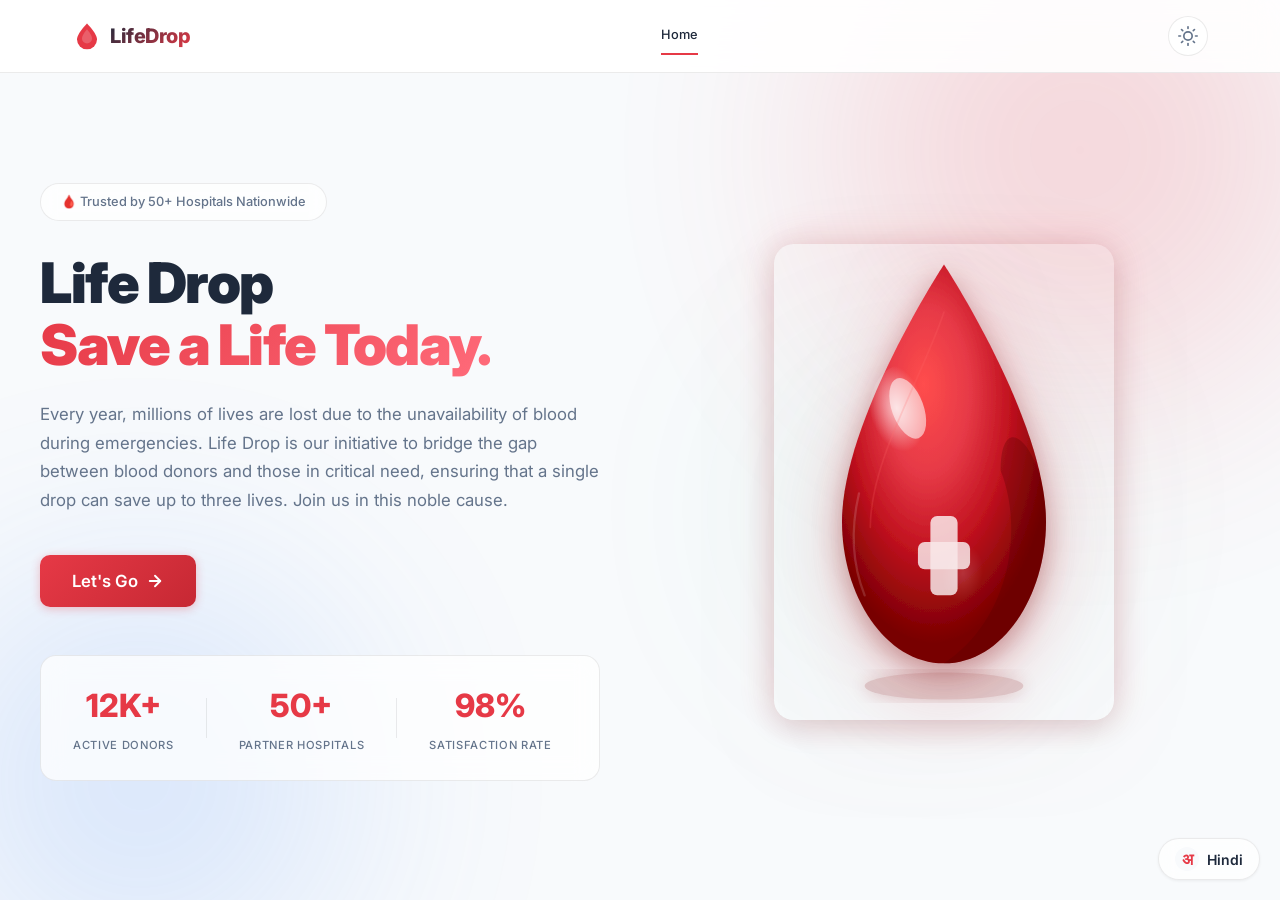
<file: frontend/index.html>
<!DOCTYPE html>
<html lang="en" data-theme="light">
<head>
  <meta charset="UTF-8" />
  <meta name="viewport" content="width=device-width, initial-scale=1.0" />
  <title>LifeDrop — Blood Donation System</title>
  <meta name="description" content="LifeDrop is a modern blood donation management system connecting donors, hospitals, and blood banks." />
  <link rel="preconnect" href="https://fonts.googleapis.com" />
  <link rel="preconnect" href="https://fonts.gstatic.com" crossorigin />
  <link href="https://fonts.googleapis.com/css2?family=Inter:wght@300;400;500;600;700;800;900&display=swap" rel="stylesheet" />
  <link rel="stylesheet" href="style.css?v=2" />
</head>
<body>

  <!-- ===================== VIEW 0: LANDING PAGE ===================== -->
  <section id="view-landing" class="view active">
    <header class="landing-header">
      <div class="landing-header__inner">
        <a href="#" class="logo" aria-label="LifeDrop Home">
          <svg class="logo__icon" width="30" height="30" viewBox="0 0 36 36" fill="none">
            <path d="M18 3C18 3 6 15 6 22a12 12 0 0 0 24 0C30 15 18 3 18 3Z" fill="var(--color-primary)"/>
            <path d="M18 10C18 10 12 17 12 21a6 6 0 0 0 12 0c0-4-6-11-6-11Z" fill="var(--color-bg)" opacity="0.2"/>
          </svg>
          <span class="logo__text">LifeDrop</span>
        </a>
        <nav class="landing-nav" aria-label="Main navigation">
          <a href="#" class="landing-nav__link active">Home</a>
        </nav>
        <button class="theme-toggle" id="theme-toggle-landing" aria-label="Toggle theme" title="Toggle light/dark theme">
          <svg class="theme-icon theme-icon--sun" width="20" height="20" viewBox="0 0 24 24" fill="none" stroke="currentColor" stroke-width="2" stroke-linecap="round" stroke-linejoin="round"><circle cx="12" cy="12" r="5"/><line x1="12" y1="1" x2="12" y2="3"/><line x1="12" y1="21" x2="12" y2="23"/><line x1="4.22" y1="4.22" x2="5.64" y2="5.64"/><line x1="18.36" y1="18.36" x2="19.78" y2="19.78"/><line x1="1" y1="12" x2="3" y2="12"/><line x1="21" y1="12" x2="23" y2="12"/><line x1="4.22" y1="19.78" x2="5.64" y2="18.36"/><line x1="18.36" y1="5.64" x2="19.78" y2="4.22"/></svg>
          <svg class="theme-icon theme-icon--moon" width="20" height="20" viewBox="0 0 24 24" fill="none" stroke="currentColor" stroke-width="2" stroke-linecap="round" stroke-linejoin="round"><path d="M21 12.79A9 9 0 1 1 11.21 3 7 7 0 0 0 21 12.79z"/></svg>
        </button>
      </div>
    </header>

    <main class="hero">
      <div class="hero__bg-orb hero__bg-orb--1"></div>
      <div class="hero__bg-orb hero__bg-orb--2"></div>
      <div class="hero__bg-orb hero__bg-orb--3"></div>
      
      <div class="hero__container">
        <div class="hero__content">
          <span class="hero__badge">🩸 Trusted by 50+ Hospitals Nationwide</span>
          <h1 class="hero__title">Life Drop<br/><span class="hero__title--accent">Save a Life Today.</span></h1>
          <p class="hero__subtitle">Every year, millions of lives are lost due to the unavailability of blood during emergencies. Life Drop is our initiative to bridge the gap between blood donors and those in critical need, ensuring that a single drop can save up to three lives. Join us in this noble cause.</p>
          <div class="hero__actions" style="justify-content: flex-start;">
            <button class="btn btn--primary btn--lg" id="hero-lets-go">
              Let's Go
              <svg width="18" height="18" viewBox="0 0 24 24" fill="none" stroke="currentColor" stroke-width="2.5" stroke-linecap="round" stroke-linejoin="round"><path d="M5 12h14"/><path d="m12 5 7 7-7 7"/></svg>
            </button>
          </div>
          <div class="hero__stats" style="justify-content: flex-start;">
            <div class="hero__stat"><span class="hero__stat-number">12K+</span><span class="hero__stat-label">Active Donors</span></div>
            <div class="hero__stat-divider"></div>
            <div class="hero__stat"><span class="hero__stat-number">50+</span><span class="hero__stat-label">Partner Hospitals</span></div>
            <div class="hero__stat-divider"></div>
            <div class="hero__stat"><span class="hero__stat-number">98%</span><span class="hero__stat-label">Satisfaction Rate</span></div>
          </div>
        </div>
        <div class="hero__image-wrapper">
          <svg class="hero__image hero__blood-drop-svg" viewBox="0 0 300 420" fill="none" xmlns="http://www.w3.org/2000/svg" aria-label="Realistic blood drop illustration">
            <defs>
              <!-- Main blood gradient -->
              <radialGradient id="bloodGrad" cx="45%" cy="35%" r="60%" fx="40%" fy="30%">
                <stop offset="0%" stop-color="#ff4d4d"/>
                <stop offset="35%" stop-color="#e63946"/>
                <stop offset="65%" stop-color="#c1121f"/>
                <stop offset="100%" stop-color="#780000"/>
              </radialGradient>
              <!-- Specular highlight -->
              <radialGradient id="specular" cx="38%" cy="28%" r="30%">
                <stop offset="0%" stop-color="white" stop-opacity="0.7"/>
                <stop offset="100%" stop-color="white" stop-opacity="0"/>
              </radialGradient>
              <!-- Secondary highlight -->
              <radialGradient id="specular2" cx="55%" cy="60%" r="25%">
                <stop offset="0%" stop-color="white" stop-opacity="0.15"/>
                <stop offset="100%" stop-color="white" stop-opacity="0"/>
              </radialGradient>
              <!-- Shadow gradient -->
              <radialGradient id="shadowGrad" cx="50%" cy="50%" r="50%">
                <stop offset="0%" stop-color="#780000" stop-opacity="0.5"/>
                <stop offset="100%" stop-color="#780000" stop-opacity="0"/>
              </radialGradient>
              <!-- Drop shadow filter -->
              <filter id="dropShadow" x="-20%" y="-10%" width="140%" height="130%">
                <feGaussianBlur in="SourceAlpha" stdDeviation="12" result="blur"/>
                <feOffset dx="0" dy="8" result="offsetBlur"/>
                <feFlood flood-color="#780000" flood-opacity="0.35" result="color"/>
                <feComposite in="color" in2="offsetBlur" operator="in" result="shadow"/>
                <feMerge>
                  <feMergeNode in="shadow"/>
                  <feMergeNode in="SourceGraphic"/>
                </feMerge>
              </filter>
              <!-- Glow filter -->
              <filter id="glow">
                <feGaussianBlur stdDeviation="8" result="glow"/>
                <feMerge>
                  <feMergeNode in="glow"/>
                  <feMergeNode in="SourceGraphic"/>
                </feMerge>
              </filter>
            </defs>
            <!-- Outer glow -->
            <ellipse cx="150" cy="390" rx="70" ry="12" fill="#780000" opacity="0.18" filter="url(#glow)"/>
            <!-- Main drop body -->
            <path d="M150 18 C150 18, 60 155, 60 245 C60 310, 98 370, 150 370 C202 370, 240 310, 240 245 C240 155, 150 18, 150 18Z" fill="url(#bloodGrad)" filter="url(#dropShadow)"/>
            <!-- Dark crescent (depth on right side) -->
            <path d="M200 200 C220 250, 210 330, 150 370 C202 370, 240 310, 240 245 C240 180, 200 140, 200 200Z" fill="#580000" opacity="0.3"/>
            <!-- Primary specular highlight (top-left) -->
            <ellipse cx="125" cy="170" rx="40" ry="65" fill="url(#specular)" transform="rotate(-15, 125, 170)"/>
            <!-- Small sharp highlight -->
            <ellipse cx="118" cy="145" rx="14" ry="28" fill="white" opacity="0.55" transform="rotate(-20, 118, 145)"/>
            <!-- Secondary body highlight -->
            <ellipse cx="165" cy="280" rx="35" ry="50" fill="url(#specular2)" transform="rotate(10, 165, 280)"/>
            <!-- Rim light (left edge) -->
            <path d="M75 220 C68 250, 68 280, 80 310" stroke="white" stroke-width="2" opacity="0.15" fill="none" stroke-linecap="round"/>
            <!-- Inner depth line -->
            <path d="M150 60 C130 120, 85 190, 85 250" stroke="#ff6b6b" stroke-width="1.5" opacity="0.2" fill="none" stroke-linecap="round"/>
            <!-- Plus sign (medical cross) -->
            <g opacity="0.9">
              <rect x="138" y="240" width="24" height="70" rx="6" fill="white" opacity="0.85"/>
              <rect x="127" y="263" width="46" height="24" rx="6" fill="white" opacity="0.85"/>
            </g>
          </svg>
        </div>
      </div>
    </main>
  </section>


  <!-- ===================== VIEW 1: AUTHENTICATION PORTAL ===================== -->
  <section id="view-auth" class="view">
    <div class="auth-wrapper">
      <div class="auth-bg-orb auth-bg-orb--1"></div>
      <div class="auth-bg-orb auth-bg-orb--2"></div>

      <div class="auth-card glass-card">
        <!-- Logo -->
        <div class="auth-logo">
          <div class="auth-logo__icon">
            <svg width="32" height="32" viewBox="0 0 36 36" fill="none">
              <path d="M18 3C18 3 6 15 6 22a12 12 0 0 0 24 0C30 15 18 3 18 3Z" fill="var(--color-primary)" opacity="0.9"/>
            </svg>
          </div>
          <span class="auth-logo__text">LifeDrop</span>
        </div>

        <!-- Action Tabs: Sign In / Sign Up -->
        <div class="action-tabs" role="tablist" aria-label="Sign in or Sign up">
          <button class="action-tabs__btn active" role="tab" aria-selected="true" data-action="signin" id="action-tab-signin">Sign In</button>
          <button class="action-tabs__btn" role="tab" aria-selected="false" data-action="signup" id="action-tab-signup">Sign Up</button>
          <div class="action-tabs__indicator"></div>
        </div>

        <!-- Role Tabs -->
        <div class="segment-control" role="tablist" aria-label="User type selection">
          <button class="segment-control__btn active" role="tab" aria-selected="true" data-tab="donor" id="tab-donor">
            <svg width="15" height="15" viewBox="0 0 24 24" fill="none" stroke="currentColor" stroke-width="2" stroke-linecap="round" stroke-linejoin="round"><path d="M20 21v-2a4 4 0 0 0-4-4H8a4 4 0 0 0-4 4v2"/><circle cx="12" cy="7" r="4"/></svg>
            Donor
          </button>
          <button class="segment-control__btn" role="tab" aria-selected="false" data-tab="hospital" id="tab-hospital">
            <svg width="15" height="15" viewBox="0 0 24 24" fill="none" stroke="currentColor" stroke-width="2" stroke-linecap="round" stroke-linejoin="round"><path d="M3 21h18"/><path d="M5 21V7l8-4v18"/><path d="M19 21V11l-6-4"/></svg>
            Hospital
          </button>
          <button class="segment-control__btn" role="tab" aria-selected="false" data-tab="bloodbank" id="tab-bloodbank">
            <svg width="15" height="15" viewBox="0 0 24 24" fill="none" stroke="currentColor" stroke-width="2" stroke-linecap="round" stroke-linejoin="round"><path d="M12 2C12 2 5 9.5 5 14a7 7 0 0 0 14 0c0-4.5-7-12-7-12Z"/></svg>
            Blood Bank
          </button>
        </div>

        <!-- Auth Form -->
        <form id="auth-form" class="auth-form" novalidate>
          <!-- Sign Up only: Name field -->
          <div class="form-group signup-field" id="field-name" style="display:none;">
            <label for="auth-name" class="form-label" id="label-name">Full Name</label>
            <div class="input-wrapper">
              <svg class="input-icon" width="18" height="18" viewBox="0 0 24 24" fill="none" stroke="currentColor" stroke-width="2"><path d="M20 21v-2a4 4 0 0 0-4-4H8a4 4 0 0 0-4 4v2"/><circle cx="12" cy="7" r="4"/></svg>
              <input type="text" id="auth-name" class="form-input" placeholder="John Doe" autocomplete="name" />
            </div>
          </div>

          <!-- Email -->
          <div class="form-group">
            <label for="auth-email" class="form-label">Email Address</label>
            <div class="input-wrapper">
              <svg class="input-icon" width="18" height="18" viewBox="0 0 24 24" fill="none" stroke="currentColor" stroke-width="2"><rect x="2" y="4" width="20" height="16" rx="2"/><path d="m22 4-10 8L2 4"/></svg>
              <input type="email" id="auth-email" class="form-input" placeholder="you@example.com" autocomplete="email" required />
            </div>
          </div>

          <!-- Password -->
          <div class="form-group">
            <label for="auth-password" class="form-label">Password</label>
            <div class="input-wrapper">
              <svg class="input-icon" width="18" height="18" viewBox="0 0 24 24" fill="none" stroke="currentColor" stroke-width="2"><rect x="3" y="11" width="18" height="11" rx="2" ry="2"/><path d="M7 11V7a5 5 0 0 1 10 0v4"/></svg>
              <input type="password" id="auth-password" class="form-input" placeholder="••••••••" autocomplete="current-password" required />
              <button type="button" class="password-toggle" id="password-toggle" aria-label="Toggle password visibility">
                <svg class="eye-open" width="18" height="18" viewBox="0 0 24 24" fill="none" stroke="currentColor" stroke-width="2"><path d="M1 12s4-8 11-8 11 8 11 8-4 8-11 8-11-8-11-8z"/><circle cx="12" cy="12" r="3"/></svg>
                <svg class="eye-closed" width="18" height="18" viewBox="0 0 24 24" fill="none" stroke="currentColor" stroke-width="2" style="display:none;"><path d="M17.94 17.94A10.07 10.07 0 0 1 12 20c-7 0-11-8-11-8a18.45 18.45 0 0 1 5.06-5.94"/><path d="M9.9 4.24A9.12 9.12 0 0 1 12 4c7 0 11 8 11 8a18.5 18.5 0 0 1-2.16 3.19"/><line x1="1" y1="1" x2="23" y2="23"/></svg>
              </button>
            </div>
          </div>

          <!-- Sign Up only: Role-specific field -->
          <div class="form-group signup-field" id="field-role-specific" style="display:none;">
            <label for="auth-role-field" class="form-label" id="label-role-field">Blood Group</label>
            <div class="input-wrapper">
              <svg class="input-icon" width="18" height="18" viewBox="0 0 24 24" fill="none" stroke="currentColor" stroke-width="2"><path d="M12 2C12 2 5 9.5 5 14a7 7 0 0 0 14 0c0-4.5-7-12-7-12Z"/></svg>
              <input type="text" id="auth-role-field" class="form-input" placeholder="e.g., A+" />
            </div>
          </div>

          <button type="submit" class="btn btn--primary btn--full" id="auth-submit-btn">
            <span id="auth-submit-text">Sign In</span>
            <svg width="18" height="18" viewBox="0 0 24 24" fill="none" stroke="currentColor" stroke-width="2" stroke-linecap="round" stroke-linejoin="round"><path d="M5 12h14"/><path d="m12 5 7 7-7 7"/></svg>
          </button>
        </form>

        <div class="auth-divider"><span>or</span></div>

        <button class="btn btn--ghost btn--full" id="guest-btn">
          Continue without signing in (Guest View)
        </button>

        <p class="auth-footer">
          <span id="auth-footer-text">Don't have an account?</span> <a href="#" class="link" id="auth-switch-link">Register here</a>
        </p>
      </div>
    </div>
  </section>


  <!-- ===================== VIEW 2: DONOR / GUEST DASHBOARD ===================== -->
  <section id="view-donor" class="view">
    <header class="dash-header">
      <div class="dash-header__left">
        <div class="dash-logo">
          <svg width="26" height="26" viewBox="0 0 36 36" fill="none"><path d="M18 3C18 3 6 15 6 22a12 12 0 0 0 24 0C30 15 18 3 18 3Z" fill="var(--color-primary)"/></svg>
          <span>LifeDrop</span>
        </div>
        <span class="badge badge--proto">
          <svg width="12" height="12" viewBox="0 0 24 24" fill="none" stroke="currentColor" stroke-width="2.5"><path d="M12 2v4M12 18v4M4.93 4.93l2.83 2.83M16.24 16.24l2.83 2.83M2 12h4M18 12h4M4.93 19.07l2.83-2.83M16.24 7.76l2.83-2.83"/></svg>
          Prototype Mode
        </span>
      </div>
      <div class="dash-header__right">
        <button class="theme-toggle" id="theme-toggle-donor" aria-label="Toggle theme">
          <svg class="theme-icon theme-icon--sun" width="18" height="18" viewBox="0 0 24 24" fill="none" stroke="currentColor" stroke-width="2" stroke-linecap="round" stroke-linejoin="round"><circle cx="12" cy="12" r="5"/><line x1="12" y1="1" x2="12" y2="3"/><line x1="12" y1="21" x2="12" y2="23"/><line x1="4.22" y1="4.22" x2="5.64" y2="5.64"/><line x1="18.36" y1="18.36" x2="19.78" y2="19.78"/><line x1="1" y1="12" x2="3" y2="12"/><line x1="21" y1="12" x2="23" y2="12"/><line x1="4.22" y1="19.78" x2="5.64" y2="18.36"/><line x1="18.36" y1="5.64" x2="19.78" y2="4.22"/></svg>
          <svg class="theme-icon theme-icon--moon" width="18" height="18" viewBox="0 0 24 24" fill="none" stroke="currentColor" stroke-width="2" stroke-linecap="round" stroke-linejoin="round"><path d="M21 12.79A9 9 0 1 1 11.21 3 7 7 0 0 0 21 12.79z"/></svg>
        </button>
        <div class="profile-menu">
          <div class="user-avatar profile-avatar" title="Donor User">D</div>
          <div class="profile-dropdown glass-card">
            <div class="profile-dropdown__header">
              <h4 class="profile-name">Guest User</h4>
              <span class="badge badge--tag profile-role">Donor</span>
            </div>
            <div class="profile-dropdown__body">
              <p><strong>Email:</strong> <span class="profile-email">Not provided</span></p>
              <p><strong>Blood Group:</strong> <span class="profile-extra">N/A</span></p>
            </div>
            <button class="btn btn--outline btn--sm profile-signout-btn" id="signout-donor">
              <svg width="15" height="15" viewBox="0 0 24 24" fill="none" stroke="currentColor" stroke-width="2" stroke-linecap="round" stroke-linejoin="round"><path d="M9 21H5a2 2 0 0 1-2-2V5a2 2 0 0 1 2-2h4"/><polyline points="16 17 21 12 16 7"/><line x1="21" y1="12" x2="9" y2="12"/></svg>
              Sign Out
            </button>
          </div>
        </div>
      </div>
    </header>

    <main class="dash-content">
      <!-- TOP: Locations List -->
      <div class="section-header">
        <div>
          <h2 class="section-title">Nearest Locations</h2>
          <p class="section-subtitle">Browse nearby hospitals and active blood camps</p>
        </div>
      </div>

      <!-- Hospitals Row -->
      <h3 class="list-category">
        <svg width="18" height="18" viewBox="0 0 24 24" fill="none" stroke="var(--color-primary)" stroke-width="2"><path d="M3 21h18"/><path d="M5 21V7l8-4v18"/><path d="M19 21V11l-6-4"/></svg>
        Hospitals
      </h3>
      <div class="cards-scroll">
        <div class="location-card glass-card" id="loc-city-general">
          <div class="location-card__header">
            <div>
              <h4 class="location-card__name">City General Hospital</h4>
              <p class="location-card__address">123 Main Street, Downtown</p>
            </div>
            <span class="badge badge--tag">Hospital Facility</span>
          </div>
          <div class="location-card__meta">
            <span class="meta-item"><svg width="14" height="14" viewBox="0 0 24 24" fill="none" stroke="currentColor" stroke-width="2"><circle cx="12" cy="12" r="10"/><polyline points="12 6 12 12 16 14"/></svg> Open 24/7</span>
            <span class="meta-item"><svg width="14" height="14" viewBox="0 0 24 24" fill="none" stroke="currentColor" stroke-width="2"><path d="M21 10c0 7-9 13-9 13s-9-6-9-13a9 9 0 0 1 18 0z"/><circle cx="12" cy="10" r="3"/></svg> 2.3 km</span>
          </div>
          <button class="btn btn--primary btn--sm">View Details</button>
        </div>

        <div class="location-card glass-card" id="loc-metro-health">
          <div class="location-card__header">
            <div>
              <h4 class="location-card__name">Metro Health Care</h4>
              <p class="location-card__address">456 Oak Avenue, Midtown</p>
            </div>
            <span class="badge badge--tag">Hospital Facility</span>
          </div>
          <div class="location-card__meta">
            <span class="meta-item"><svg width="14" height="14" viewBox="0 0 24 24" fill="none" stroke="currentColor" stroke-width="2"><circle cx="12" cy="12" r="10"/><polyline points="12 6 12 12 16 14"/></svg> 8 AM – 10 PM</span>
            <span class="meta-item"><svg width="14" height="14" viewBox="0 0 24 24" fill="none" stroke="currentColor" stroke-width="2"><path d="M21 10c0 7-9 13-9 13s-9-6-9-13a9 9 0 0 1 18 0z"/><circle cx="12" cy="10" r="3"/></svg> 4.1 km</span>
          </div>
          <button class="btn btn--primary btn--sm">View Details</button>
        </div>
      </div>

      <!-- Blood Camps Row -->
      <h3 class="list-category">
        <svg width="18" height="18" viewBox="0 0 24 24" fill="none" stroke="var(--color-green)" stroke-width="2"><path d="M4 15s1-1 4-1 5 2 8 2 4-1 4-1V3s-1 1-4 1-5-2-8-2-4 1-4 1z"/><line x1="4" y1="22" x2="4" y2="15"/></svg>
        Blood Camps
      </h3>
      <div class="cards-scroll">
        <div class="location-card glass-card" id="loc-spring-drive">
          <div class="location-card__header">
            <div>
              <h4 class="location-card__name">Spring Blood Drive</h4>
              <p class="location-card__address">State University, Block A</p>
            </div>
            <span class="badge badge--tag badge--tag-green">College Campus</span>
          </div>
          <div class="location-card__meta">
            <span class="meta-item"><svg width="14" height="14" viewBox="0 0 24 24" fill="none" stroke="currentColor" stroke-width="2"><rect x="3" y="4" width="18" height="18" rx="2"/><line x1="16" y1="2" x2="16" y2="6"/><line x1="8" y1="2" x2="8" y2="6"/><line x1="3" y1="10" x2="21" y2="10"/></svg> March 15, 2026</span>
            <span class="meta-item"><svg width="14" height="14" viewBox="0 0 24 24" fill="none" stroke="currentColor" stroke-width="2"><path d="M21 10c0 7-9 13-9 13s-9-6-9-13a9 9 0 0 1 18 0z"/><circle cx="12" cy="10" r="3"/></svg> 5.6 km</span>
          </div>
          <button class="btn btn--primary btn--sm">Register to Donate</button>
        </div>

        <div class="location-card glass-card" id="loc-eng-drive">
          <div class="location-card__header">
            <div>
              <h4 class="location-card__name">Engineering Dept Drive</h4>
              <p class="location-card__address">Engineering College, Main Hall</p>
            </div>
            <span class="badge badge--tag badge--tag-green">College Campus</span>
          </div>
          <div class="location-card__meta">
            <span class="meta-item"><svg width="14" height="14" viewBox="0 0 24 24" fill="none" stroke="currentColor" stroke-width="2"><rect x="3" y="4" width="18" height="18" rx="2"/><line x1="16" y1="2" x2="16" y2="6"/><line x1="8" y1="2" x2="8" y2="6"/><line x1="3" y1="10" x2="21" y2="10"/></svg> April 2, 2026</span>
            <span class="meta-item"><svg width="14" height="14" viewBox="0 0 24 24" fill="none" stroke="currentColor" stroke-width="2"><path d="M21 10c0 7-9 13-9 13s-9-6-9-13a9 9 0 0 1 18 0z"/><circle cx="12" cy="10" r="3"/></svg> 7.2 km</span>
          </div>
          <button class="btn btn--primary btn--sm">Register to Donate</button>
        </div>
      </div>

      <!-- LOWER: Map -->
      <div class="section-header" style="margin-top:var(--space-8);">
        <div>
          <h2 class="section-title">Nearby Donation Centers</h2>
          <p class="section-subtitle">Find hospitals and active camps near you to donate blood</p>
        </div>
      </div>
      <div class="map-wrapper glass-card">
        <div class="map-container" id="map-placeholder">
          <div class="map-tiles">
            <div class="map-grid"></div>
            <svg class="map-roads" viewBox="0 0 600 400" preserveAspectRatio="none">
              <path d="M0 200 H600" stroke="var(--color-map-road)" stroke-width="3" opacity="0.5"/>
              <path d="M300 0 V400" stroke="var(--color-map-road)" stroke-width="3" opacity="0.5"/>
              <path d="M0 100 Q150 150 300 100 T600 120" stroke="var(--color-map-road)" stroke-width="2" opacity="0.3"/>
              <path d="M100 0 Q150 200 200 400" stroke="var(--color-map-road)" stroke-width="2" opacity="0.3"/>
              <path d="M450 0 Q400 200 500 400" stroke="var(--color-map-road)" stroke-width="2" opacity="0.3"/>
            </svg>
          </div>
          <!-- Map Pins -->
          <div class="map-pin map-pin--red" style="top:35%;left:40%;" title="City General Hospital">
            <svg width="24" height="24" viewBox="0 0 24 24" fill="currentColor"><path d="M12 2C8.13 2 5 5.13 5 9c0 5.25 7 13 7 13s7-7.75 7-13c0-3.87-3.13-7-7-7zm0 9.5a2.5 2.5 0 1 1 0-5 2.5 2.5 0 0 1 0 5z"/></svg>
            <span class="map-pin__label">City General</span><span class="map-pin__pulse"></span>
          </div>
          <div class="map-pin map-pin--blue" style="top:55%;left:65%;" title="Metro Health Care">
            <svg width="24" height="24" viewBox="0 0 24 24" fill="currentColor"><path d="M12 2C8.13 2 5 5.13 5 9c0 5.25 7 13 7 13s7-7.75 7-13c0-3.87-3.13-7-7-7zm0 9.5a2.5 2.5 0 1 1 0-5 2.5 2.5 0 0 1 0 5z"/></svg>
            <span class="map-pin__label">Metro Health</span><span class="map-pin__pulse"></span>
          </div>
          <div class="map-pin map-pin--green" style="top:25%;left:70%;" title="Spring Blood Drive">
            <svg width="24" height="24" viewBox="0 0 24 24" fill="currentColor"><path d="M12 2C8.13 2 5 5.13 5 9c0 5.25 7 13 7 13s7-7.75 7-13c0-3.87-3.13-7-7-7zm0 9.5a2.5 2.5 0 1 1 0-5 2.5 2.5 0 0 1 0 5z"/></svg>
            <span class="map-pin__label">Spring Drive</span><span class="map-pin__pulse"></span>
          </div>
          <div class="map-pin map-pin--green" style="top:70%;left:30%;" title="Engineering Dept Drive">
            <svg width="24" height="24" viewBox="0 0 24 24" fill="currentColor"><path d="M12 2C8.13 2 5 5.13 5 9c0 5.25 7 13 7 13s7-7.75 7-13c0-3.87-3.13-7-7-7zm0 9.5a2.5 2.5 0 1 1 0-5 2.5 2.5 0 0 1 0 5z"/></svg>
            <span class="map-pin__label">Eng. Dept</span><span class="map-pin__pulse"></span>
          </div>
          <div class="map-you" style="top:48%;left:50%;" title="Your Location">
            <span class="map-you__dot"></span><span class="map-you__ring"></span>
          </div>
          <div class="map-legend">
            <div class="map-legend__item"><span class="map-legend__dot map-legend__dot--red"></span> Hospitals</div>
            <div class="map-legend__item"><span class="map-legend__dot map-legend__dot--blue"></span> Health Centers</div>
            <div class="map-legend__item"><span class="map-legend__dot map-legend__dot--green"></span> Blood Camps</div>
          </div>
        </div>
      </div>
    </main>
  </section>


  <!-- ===================== VIEW 3: HOSPITAL DASHBOARD ===================== -->
  <section id="view-hospital" class="view">
    <header class="dash-header">
      <div class="dash-header__left">
        <div class="dash-logo">
          <svg width="26" height="26" viewBox="0 0 36 36" fill="none"><path d="M18 3C18 3 6 15 6 22a12 12 0 0 0 24 0C30 15 18 3 18 3Z" fill="var(--color-primary)"/></svg>
          <span>LifeDrop</span>
        </div>
      </div>
      <div class="dash-header__right">
        <button class="theme-toggle" id="theme-toggle-hospital" aria-label="Toggle theme">
          <svg class="theme-icon theme-icon--sun" width="18" height="18" viewBox="0 0 24 24" fill="none" stroke="currentColor" stroke-width="2" stroke-linecap="round" stroke-linejoin="round"><circle cx="12" cy="12" r="5"/><line x1="12" y1="1" x2="12" y2="3"/><line x1="12" y1="21" x2="12" y2="23"/><line x1="4.22" y1="4.22" x2="5.64" y2="5.64"/><line x1="18.36" y1="18.36" x2="19.78" y2="19.78"/><line x1="1" y1="12" x2="3" y2="12"/><line x1="21" y1="12" x2="23" y2="12"/><line x1="4.22" y1="19.78" x2="5.64" y2="18.36"/><line x1="18.36" y1="5.64" x2="19.78" y2="4.22"/></svg>
          <svg class="theme-icon theme-icon--moon" width="18" height="18" viewBox="0 0 24 24" fill="none" stroke="currentColor" stroke-width="2" stroke-linecap="round" stroke-linejoin="round"><path d="M21 12.79A9 9 0 1 1 11.21 3 7 7 0 0 0 21 12.79z"/></svg>
        </button>
        <div class="profile-menu">
          <div class="user-avatar profile-avatar" title="Hospital User">H</div>
          <div class="profile-dropdown glass-card">
            <div class="profile-dropdown__header">
              <h4 class="profile-name">Hospital Name</h4>
              <span class="badge badge--tag profile-role">Hospital</span>
            </div>
            <div class="profile-dropdown__body">
              <p><strong>Email:</strong> <span class="profile-email">Not provided</span></p>
              <p><strong>Reg Number:</strong> <span class="profile-extra">N/A</span></p>
            </div>
            <button class="btn btn--outline btn--sm profile-signout-btn" id="signout-hospital">
              <svg width="15" height="15" viewBox="0 0 24 24" fill="none" stroke="currentColor" stroke-width="2" stroke-linecap="round" stroke-linejoin="round"><path d="M9 21H5a2 2 0 0 1-2-2V5a2 2 0 0 1 2-2h4"/><polyline points="16 17 21 12 16 7"/><line x1="21" y1="12" x2="9" y2="12"/></svg>
              Sign Out
            </button>
          </div>
        </div>
      </div>
    </header>

    <main class="dash-content">
      <!-- Hospital Info Banner -->
      <div class="hospital-banner glass-card">
        <div class="hospital-banner__info">
          <h1 class="hospital-banner__name">City General Hospital</h1>
          <div class="hospital-banner__tags">
            <span class="badge badge--verified">
              <svg width="14" height="14" viewBox="0 0 24 24" fill="none" stroke="currentColor" stroke-width="2.5"><polyline points="20 6 9 17 4 12"/></svg>
              VERIFIED
            </span>
            <span class="badge badge--reg">Registration: REG-1001</span>
          </div>
        </div>
      </div>

      <!-- TOP: Active Network & Alerts -->
      <div class="section-header">
        <div>
          <h2 class="section-title">Connected Blood Banks Network</h2>
          <p class="section-subtitle">Real-time inventory data from authorized blood banks</p>
        </div>
      </div>

      <div class="bank-card glass-card" id="bank-central">
        <div class="bank-card__header">
          <div class="bank-card__identity">
            <div class="bank-card__avatar">CB</div>
            <div>
              <h3 class="bank-card__name">Central Blood Bank</h3>
              <p class="bank-card__id">Bank ID: BB-2001 &bull; Est. 2018</p>
            </div>
          </div>
          <span class="badge badge--active">
            <span class="status-dot status-dot--green"></span>
            Network Active
          </span>
        </div>
        <div class="bank-card__footer">
          <span class="meta-item">
            <svg width="14" height="14" viewBox="0 0 24 24" fill="none" stroke="currentColor" stroke-width="2"><circle cx="12" cy="12" r="10"/><polyline points="12 6 12 12 16 14"/></svg>
            Last synced: 2 minutes ago
          </span>
          <button class="btn btn--primary btn--sm">Request Blood</button>
        </div>
      </div>

      <!-- LOWER: Inventory Grid -->
      <div class="section-header">
        <h2 class="section-title">Blood Inventory</h2>
      </div>

      <div class="inventory-grid" id="hospital-inventory-grid">
        <div class="inventory-item glass-card" data-stock="high">
          <div class="inventory-ring" data-value="42" data-max="100">
            <svg viewBox="0 0 80 80">
              <circle cx="40" cy="40" r="34" class="inventory-ring__bg"/>
              <circle cx="40" cy="40" r="34" class="inventory-ring__fill" style="--progress: 42;"/>
            </svg>
            <span class="inventory-ring__label">A+</span>
          </div>
          <div class="inventory-info"><span class="inventory-count">50</span><span class="inventory-unit">units</span></div>
          <span class="badge badge--stock badge--stock-ok">ADEQUATE</span>
        </div>

        <div class="inventory-item glass-card" data-stock="high">
          <div class="inventory-ring" data-value="80" data-max="100">
            <svg viewBox="0 0 80 80">
              <circle cx="40" cy="40" r="34" class="inventory-ring__bg"/>
              <circle cx="40" cy="40" r="34" class="inventory-ring__fill" style="--progress: 80;"/>
            </svg>
            <span class="inventory-ring__label">O+</span>
          </div>
          <div class="inventory-info"><span class="inventory-count">120</span><span class="inventory-unit">units</span></div>
          <span class="badge badge--stock badge--stock-good">SURPLUS</span>
        </div>

        <div class="inventory-item glass-card" data-stock="medium">
          <div class="inventory-ring" data-value="25" data-max="100">
            <svg viewBox="0 0 80 80">
              <circle cx="40" cy="40" r="34" class="inventory-ring__bg"/>
              <circle cx="40" cy="40" r="34" class="inventory-ring__fill inventory-ring__fill--warn" style="--progress: 25;"/>
            </svg>
            <span class="inventory-ring__label">B+</span>
          </div>
          <div class="inventory-info"><span class="inventory-count">30</span><span class="inventory-unit">units</span></div>
          <span class="badge badge--stock badge--stock-warn">LIMITED</span>
        </div>

        <div class="inventory-item glass-card" data-stock="low">
          <div class="inventory-ring" data-value="8" data-max="100">
            <svg viewBox="0 0 80 80">
              <circle cx="40" cy="40" r="34" class="inventory-ring__bg"/>
              <circle cx="40" cy="40" r="34" class="inventory-ring__fill inventory-ring__fill--danger" style="--progress: 8;"/>
            </svg>
            <span class="inventory-ring__label">AB+</span>
          </div>
          <div class="inventory-info"><span class="inventory-count">10</span><span class="inventory-unit">units</span></div>
          <span class="badge badge--stock badge--stock-danger">CRITICAL</span>
        </div>
      </div>
    </main>
  </section>


  <!-- ===================== VIEW 4: BLOOD BANK DASHBOARD ===================== -->
  <section id="view-bloodbank" class="view">
    <header class="dash-header">
      <div class="dash-header__left">
        <div class="dash-logo">
          <svg width="26" height="26" viewBox="0 0 36 36" fill="none"><path d="M18 3C18 3 6 15 6 22a12 12 0 0 0 24 0C30 15 18 3 18 3Z" fill="var(--color-primary)"/></svg>
          <span>LifeDrop</span>
        </div>
      </div>
      <div class="dash-header__right">
        <button class="theme-toggle" id="theme-toggle-bloodbank" aria-label="Toggle theme">
          <svg class="theme-icon theme-icon--sun" width="18" height="18" viewBox="0 0 24 24" fill="none" stroke="currentColor" stroke-width="2" stroke-linecap="round" stroke-linejoin="round"><circle cx="12" cy="12" r="5"/><line x1="12" y1="1" x2="12" y2="3"/><line x1="12" y1="21" x2="12" y2="23"/><line x1="4.22" y1="4.22" x2="5.64" y2="5.64"/><line x1="18.36" y1="18.36" x2="19.78" y2="19.78"/><line x1="1" y1="12" x2="3" y2="12"/><line x1="21" y1="12" x2="23" y2="12"/><line x1="4.22" y1="19.78" x2="5.64" y2="18.36"/><line x1="18.36" y1="5.64" x2="19.78" y2="4.22"/></svg>
          <svg class="theme-icon theme-icon--moon" width="18" height="18" viewBox="0 0 24 24" fill="none" stroke="currentColor" stroke-width="2" stroke-linecap="round" stroke-linejoin="round"><path d="M21 12.79A9 9 0 1 1 11.21 3 7 7 0 0 0 21 12.79z"/></svg>
        </button>
        <div class="profile-menu">
          <div class="user-avatar profile-avatar" title="Blood Bank User">B</div>
          <div class="profile-dropdown glass-card">
            <div class="profile-dropdown__header">
              <h4 class="profile-name">Bank Name</h4>
              <span class="badge badge--tag profile-role">Blood Bank</span>
            </div>
            <div class="profile-dropdown__body">
              <p><strong>Email:</strong> <span class="profile-email">Not provided</span></p>
              <p><strong>License Number:</strong> <span class="profile-extra">N/A</span></p>
            </div>
            <button class="btn btn--outline btn--sm profile-signout-btn" id="signout-bloodbank">
              <svg width="15" height="15" viewBox="0 0 24 24" fill="none" stroke="currentColor" stroke-width="2" stroke-linecap="round" stroke-linejoin="round"><path d="M9 21H5a2 2 0 0 1-2-2V5a2 2 0 0 1 2-2h4"/><polyline points="16 17 21 12 16 7"/><line x1="21" y1="12" x2="9" y2="12"/></svg>
              Sign Out
            </button>
          </div>
        </div>
      </div>
    </header>

    <main class="dash-content">
      <!-- Blood Bank Header Banner -->
      <div class="bb-banner glass-card">
        <div>
          <h1 class="bb-banner__title">Central Blood Bank</h1>
          <p class="bb-banner__subtitle">Blood Bank Control Panel</p>
        </div>
        <span class="badge badge--active">
          <span class="status-dot status-dot--green"></span>
          Operational
        </span>
      </div>

      <!-- TOP: Organize Blood Camp Form -->
      <div class="section-header">
        <div>
          <h2 class="section-title">Organize Blood Camp</h2>
          <p class="section-subtitle">Schedule a new blood donation drive</p>
        </div>
      </div>

      <div class="camp-form-card glass-card" id="camp-form-card">
        <form id="camp-form" class="camp-form" novalidate>
          <div class="camp-form__grid">
            <div class="form-group">
              <label for="camp-name" class="form-label">Camp Name</label>
              <div class="input-wrapper">
                <svg class="input-icon" width="18" height="18" viewBox="0 0 24 24" fill="none" stroke="currentColor" stroke-width="2"><path d="M4 15s1-1 4-1 5 2 8 2 4-1 4-1V3s-1 1-4 1-5-2-8-2-4 1-4 1z"/><line x1="4" y1="22" x2="4" y2="15"/></svg>
                <input type="text" id="camp-name" class="form-input" placeholder="e.g., Spring Blood Drive" required />
              </div>
            </div>
            <div class="form-group">
              <label for="camp-date" class="form-label">Date</label>
              <div class="input-wrapper">
                <svg class="input-icon" width="18" height="18" viewBox="0 0 24 24" fill="none" stroke="currentColor" stroke-width="2"><rect x="3" y="4" width="18" height="18" rx="2"/><line x1="16" y1="2" x2="16" y2="6"/><line x1="8" y1="2" x2="8" y2="6"/><line x1="3" y1="10" x2="21" y2="10"/></svg>
                <input type="date" id="camp-date" class="form-input" required />
              </div>
            </div>
            <div class="form-group">
              <label for="camp-location-type" class="form-label">Location Type</label>
              <div class="input-wrapper">
                <svg class="input-icon" width="18" height="18" viewBox="0 0 24 24" fill="none" stroke="currentColor" stroke-width="2"><path d="M21 10c0 7-9 13-9 13s-9-6-9-13a9 9 0 0 1 18 0z"/><circle cx="12" cy="10" r="3"/></svg>
                <input type="text" id="camp-location-type" class="form-input form-input--readonly" value="College Campus (Restricted)" readonly />
                <svg class="input-icon-right" width="16" height="16" viewBox="0 0 24 24" fill="none" stroke="currentColor" stroke-width="2"><rect x="3" y="11" width="18" height="11" rx="2" ry="2"/><path d="M7 11V7a5 5 0 0 1 10 0v4"/></svg>
              </div>
              <p class="form-helper">
                <svg width="14" height="14" viewBox="0 0 24 24" fill="none" stroke="currentColor" stroke-width="2"><circle cx="12" cy="12" r="10"/><line x1="12" y1="16" x2="12" y2="12"/><line x1="12" y1="8" x2="12.01" y2="8"/></svg>
                In this prototype version, camp scheduling is restricted to college campuses only.
              </p>
            </div>
            <div class="form-group form-group--full">
              <label for="camp-address" class="form-label">Campus Address</label>
              <div class="input-wrapper input-wrapper--textarea">
                <textarea id="camp-address" class="form-input form-textarea" rows="3" placeholder="Enter the full campus address..." required></textarea>
              </div>
            </div>
          </div>
          <div class="camp-form__actions">
            <button type="reset" class="btn btn--ghost">Clear Form</button>
            <button type="submit" class="btn btn--primary" id="schedule-camp-btn">
              <svg width="18" height="18" viewBox="0 0 24 24" fill="none" stroke="currentColor" stroke-width="2" stroke-linecap="round" stroke-linejoin="round"><rect x="3" y="4" width="18" height="18" rx="2"/><line x1="16" y1="2" x2="16" y2="6"/><line x1="8" y1="2" x2="8" y2="6"/><line x1="3" y1="10" x2="21" y2="10"/><path d="m9 16 2 2 4-4"/></svg>
              Schedule Blood Camp
            </button>
          </div>
        </form>
      </div>

      <!-- LOWER: Current Inventory -->
      <div class="section-header">
        <h2 class="section-title">Current Inventory</h2>
      </div>

      <div class="stats-row" id="bb-stats-row">
        <div class="stat-card glass-card">
          <div class="stat-card__type">A+</div>
          <div class="stat-card__value">50</div>
          <div class="stat-card__bar"><div class="stat-card__bar-fill" style="width: 42%;"></div></div>
          <span class="badge badge--stock badge--stock-ok">ADEQUATE</span>
        </div>
        <div class="stat-card glass-card">
          <div class="stat-card__type">O+</div>
          <div class="stat-card__value">120</div>
          <div class="stat-card__bar"><div class="stat-card__bar-fill stat-card__bar-fill--good" style="width: 80%;"></div></div>
          <span class="badge badge--stock badge--stock-good">SURPLUS</span>
        </div>
        <div class="stat-card glass-card">
          <div class="stat-card__type">B+</div>
          <div class="stat-card__value">30</div>
          <div class="stat-card__bar"><div class="stat-card__bar-fill stat-card__bar-fill--warn" style="width: 25%;"></div></div>
          <span class="badge badge--stock badge--stock-warn">LIMITED</span>
        </div>
        <div class="stat-card glass-card">
          <div class="stat-card__type">AB+</div>
          <div class="stat-card__value">10</div>
          <div class="stat-card__bar"><div class="stat-card__bar-fill stat-card__bar-fill--danger" style="width: 8%;"></div></div>
          <span class="badge badge--stock badge--stock-danger">CRITICAL</span>
        </div>
      </div>
    </main>
  </section>

  <!-- Toast Container -->
  <div class="toast-container" id="toast-container"></div>

  <!-- Custom Translation Widget -->
  <div class="custom-lang-switcher" id="custom-lang-switcher">
    <button class="lang-btn" id="btn-lang-hi" title="Translate to Hindi">
      <span class="lang-icon">अ</span>
      <span class="lang-text">Hindi</span>
    </button>
    <button class="lang-btn" id="btn-lang-en" title="Translate to English" style="display: none;">
      <span class="lang-icon">A</span>
      <span class="lang-text">English</span>
    </button>
  </div>

  <script src="app.js?v=4"></script>
</body>
</html>
</file>
<file: frontend/style.css>
/* ============================================================
   LifeDrop — Blood Donation System
   Design System & Styles — Light/Dark Theme
   ============================================================ */

/* ===== CSS VARIABLES: LIGHT THEME (Default) ===== */
:root {
  /* Core Palette */
  --color-bg: #F8FAFC;
  --color-bg-alt: #FFFFFF;
  --color-surface: rgba(255, 255, 255, 0.75);
  --color-surface-2: rgba(255, 255, 255, 0.9);
  --color-surface-3: rgba(241, 245, 249, 0.7);
  --color-primary: #E63946;
  --color-primary-hover: #DC2636;
  --color-primary-glow: rgba(230, 57, 70, 0.2);
  --color-text: #1E293B;
  --color-text-muted: #64748B;
  --color-text-dim: #94A3B8;
  --color-border: rgba(0, 0, 0, 0.08);
  --color-border-focus: rgba(230, 57, 70, 0.45);
  --color-green: #10B981;
  --color-green-bg: rgba(16, 185, 129, 0.1);
  --color-yellow: #F59E0B;
  --color-yellow-bg: rgba(245, 158, 11, 0.1);
  --color-blue: #3B82F6;
  --color-blue-bg: rgba(59, 130, 246, 0.1);
  --color-danger: #EF4444;
  --color-danger-bg: rgba(239, 68, 68, 0.1);

  /* Glass */
  --glass-bg: rgba(255, 255, 255, 0.6);
  --glass-border: rgba(0, 0, 0, 0.06);
  --glass-blur: 18px;

  /* Map */
  --color-map-bg: #E2E8F0;
  --color-map-grid: rgba(0, 0, 0, 0.06);
  --color-map-road: rgba(100, 116, 139, 0.4);

  /* Shadows */
  --shadow-sm: 0 1px 3px rgba(0,0,0,0.06);
  --shadow-md: 0 4px 14px rgba(0,0,0,0.08);
  --shadow-lg: 0 8px 30px rgba(0,0,0,0.1);
  --shadow-glow: 0 0 25px var(--color-primary-glow);

  /* Typography */
  --font-family: 'Inter', -apple-system, BlinkMacSystemFont, 'Segoe UI', sans-serif;
  --font-size-xs: 0.7rem;
  --font-size-sm: 0.8rem;
  --font-size-base: 0.925rem;
  --font-size-md: 1.05rem;
  --font-size-lg: 1.25rem;
  --font-size-xl: 1.6rem;
  --font-size-2xl: 2rem;
  --font-size-3xl: 2.75rem;
  --font-size-hero: 3.5rem;

  /* Spacing */
  --space-1: 0.25rem;
  --space-2: 0.5rem;
  --space-3: 0.75rem;
  --space-4: 1rem;
  --space-5: 1.25rem;
  --space-6: 1.5rem;
  --space-8: 2rem;
  --space-10: 2.5rem;
  --space-12: 3rem;
  --space-16: 4rem;

  /* Radii */
  --radius-sm: 6px;
  --radius-md: 10px;
  --radius-lg: 16px;
  --radius-xl: 20px;
  --radius-full: 9999px;

  /* Transitions */
  --transition-fast: 150ms ease;
  --transition-base: 250ms ease;
  --transition-slow: 400ms ease;
  --transition-theme: 350ms ease;
}

/* ===== CSS VARIABLES: DARK THEME ===== */
[data-theme="dark"] {
  --color-bg: #0F172A;
  --color-bg-alt: #1E293B;
  --color-surface: rgba(30, 41, 59, 0.6);
  --color-surface-2: rgba(30, 41, 59, 0.85);
  --color-surface-3: rgba(51, 65, 85, 0.5);
  --color-text: #F1F5F9;
  --color-text-muted: #94A3B8;
  --color-text-dim: #64748B;
  --color-border: rgba(148, 163, 184, 0.12);
  --color-border-focus: rgba(230, 57, 70, 0.5);
  --color-primary-glow: rgba(230, 57, 70, 0.25);
  --color-green-bg: rgba(16, 185, 129, 0.12);
  --color-yellow-bg: rgba(245, 158, 11, 0.12);
  --color-blue-bg: rgba(59, 130, 246, 0.12);
  --color-danger-bg: rgba(239, 68, 68, 0.12);

  --glass-bg: rgba(15, 23, 42, 0.65);
  --glass-border: rgba(148, 163, 184, 0.1);

  --color-map-bg: #1E293B;
  --color-map-grid: rgba(148, 163, 184, 0.08);
  --color-map-road: rgba(51, 65, 85, 0.5);

  --shadow-sm: 0 1px 3px rgba(0,0,0,0.3);
  --shadow-md: 0 4px 14px rgba(0,0,0,0.35);
  --shadow-lg: 0 8px 30px rgba(0,0,0,0.4);
}

/* ===== RESET & BASE ===== */
*, *::before, *::after {
  margin: 0;
  padding: 0;
  box-sizing: border-box;
}
html {
  font-size: 16px;
  scroll-behavior: smooth;
  -webkit-font-smoothing: antialiased;
  -moz-osx-font-smoothing: grayscale;
}
body {
  font-family: var(--font-family);
  background-color: var(--color-bg);
  color: var(--color-text);
  line-height: 1.6;
  min-height: 100vh;
  overflow-x: hidden;
  transition: background-color var(--transition-theme), color var(--transition-theme);
}
a {
  color: var(--color-primary);
  text-decoration: none;
  transition: color var(--transition-fast);
}
a:hover { color: #ff4d5a; }

/* ===== THEME TOGGLE ===== */
.theme-toggle {
  display: flex;
  align-items: center;
  justify-content: center;
  width: 40px;
  height: 40px;
  border-radius: var(--radius-full);
  border: 1px solid var(--color-border);
  background: var(--color-surface);
  color: var(--color-text-muted);
  cursor: pointer;
  transition: all var(--transition-base);
  flex-shrink: 0;
}
.theme-toggle:hover {
  background: var(--color-surface-3);
  color: var(--color-text);
  border-color: var(--color-primary);
  box-shadow: 0 0 12px var(--color-primary-glow);
}
.theme-icon--moon { display: none; }
[data-theme="dark"] .theme-icon--sun { display: none; }
[data-theme="dark"] .theme-icon--moon { display: block; }

/* ===== GLASS CARD ===== */
.glass-card {
  background: var(--glass-bg);
  backdrop-filter: blur(var(--glass-blur));
  -webkit-backdrop-filter: blur(var(--glass-blur));
  border: 1px solid var(--glass-border);
  border-radius: var(--radius-lg);
  box-shadow: var(--shadow-md);
  transition: box-shadow var(--transition-base), transform var(--transition-base), border-color var(--transition-base), background var(--transition-theme);
}
.glass-card:hover {
  box-shadow: var(--shadow-lg);
  border-color: rgba(148, 163, 184, 0.18);
}

/* ===== VIEW SYSTEM ===== */
.view {
  display: none;
  min-height: 100vh;
  animation: viewFadeIn 0.4s ease;
}
.view.active { display: block; }
@keyframes viewFadeIn {
  from { opacity: 0; transform: translateY(10px); }
  to   { opacity: 1; transform: translateY(0); }
}

/* ============================= VIEW 0: LANDING ============================= */
.landing-header {
  position: fixed;
  top: 0;
  left: 0;
  right: 0;
  z-index: 200;
  background: var(--color-surface-2);
  backdrop-filter: blur(16px);
  -webkit-backdrop-filter: blur(16px);
  border-bottom: 1px solid var(--color-border);
  transition: background var(--transition-theme);
}
.landing-header__inner {
  max-width: 1200px;
  margin: 0 auto;
  padding: var(--space-4) var(--space-8);
  display: flex;
  align-items: center;
  justify-content: space-between;
}
.logo {
  display: flex;
  align-items: center;
  gap: var(--space-2);
  text-decoration: none;
  color: var(--color-text);
}
.logo__text {
  font-size: var(--font-size-lg);
  font-weight: 800;
  letter-spacing: -0.5px;
  background: linear-gradient(135deg, var(--color-text) 0%, var(--color-primary) 100%);
  -webkit-background-clip: text;
  -webkit-text-fill-color: transparent;
  background-clip: text;
}
.landing-nav {
  display: flex;
  align-items: center;
  gap: var(--space-8);
}
.landing-nav__link {
  font-size: var(--font-size-sm);
  font-weight: 500;
  color: var(--color-text-muted);
  padding: var(--space-2) 0;
  border-bottom: 2px solid transparent;
  transition: all var(--transition-fast);
}
.landing-nav__link:hover,
.landing-nav__link.active {
  color: var(--color-text);
  border-bottom-color: var(--color-primary);
}

/* Hero */
.hero {
  display: flex;
  align-items: center;
  justify-content: center;
  min-height: 100vh;
  padding: calc(80px + var(--space-12)) var(--space-8) var(--space-16);
  position: relative;
  overflow: hidden;
}

.hero__container {
  display: flex;
  align-items: center;
  justify-content: space-between;
  gap: var(--space-12);
  width: 100%;
  max-width: 1200px;
  margin: 0 auto;
  z-index: 1;
  position: relative;
}
.hero__bg-orb {
  position: absolute;
  border-radius: 50%;
  filter: blur(120px);
  pointer-events: none;
  opacity: 0.18;
}
[data-theme="dark"] .hero__bg-orb { opacity: 0.35; }
.hero__bg-orb--1 {
  width: 500px; height: 500px;
  background: var(--color-primary);
  top: -100px; right: -50px;
  animation: orbFloat 8s ease-in-out infinite alternate;
}
.hero__bg-orb--2 {
  width: 400px; height: 400px;
  background: var(--color-blue);
  bottom: -80px; left: -60px;
  animation: orbFloat 10s ease-in-out infinite alternate-reverse;
}
.hero__bg-orb--3 {
  width: 300px; height: 300px;
  background: var(--color-green);
  top: 40%; left: 60%;
  animation: orbFloat 12s ease-in-out infinite alternate;
  opacity: 0.08;
}
[data-theme="dark"] .hero__bg-orb--3 { opacity: 0.12; }
@keyframes orbFloat {
  from { transform: translate(0, 0) scale(1); }
  to   { transform: translate(30px, -20px) scale(1.08); }
}

.hero__content {
  position: relative;
  z-index: 1;
  max-width: 600px;
  text-align: left;
}
.hero__image-wrapper {
  flex: 1;
  display: flex;
  justify-content: center;
  align-items: center;
}
.hero__image {
  width: 100%;
  max-width: 500px;
  border-radius: var(--radius-xl);
  box-shadow: var(--shadow-lg), 0 0 40px rgba(230, 57, 70, 0.2);
  animation: orbFloat 8s ease-in-out infinite alternate;
}
.hero__badge {
  display: inline-flex;
  align-items: center;
  gap: var(--space-2);
  padding: var(--space-2) var(--space-5);
  background: var(--color-surface);
  border: 1px solid var(--color-border);
  border-radius: var(--radius-full);
  font-size: var(--font-size-sm);
  font-weight: 500;
  color: var(--color-text-muted);
  margin-bottom: var(--space-8);
  backdrop-filter: blur(8px);
}
.hero__title {
  font-size: var(--font-size-hero);
  font-weight: 900;
  letter-spacing: -1.5px;
  line-height: 1.1;
  margin-bottom: var(--space-6);
}
.hero__title--accent {
  background: linear-gradient(135deg, var(--color-primary) 0%, #ff6b7a 100%);
  -webkit-background-clip: text;
  -webkit-text-fill-color: transparent;
  background-clip: text;
}
.hero__subtitle {
  font-size: var(--font-size-md);
  color: var(--color-text-muted);
  line-height: 1.7;
  max-width: 560px;
  margin: 0 0 var(--space-10) 0;
}
.hero__actions {
  display: flex;
  align-items: center;
  justify-content: center;
  gap: var(--space-4);
  margin-bottom: var(--space-12);
}
.hero__stats {
  display: flex;
  align-items: center;
  justify-content: center;
  gap: var(--space-8);
  padding: var(--space-6) var(--space-8);
  background: var(--color-surface);
  border: 1px solid var(--color-border);
  border-radius: var(--radius-lg);
  backdrop-filter: blur(12px);
}
.hero__stat { text-align: center; }
.hero__stat-number {
  display: block;
  font-size: var(--font-size-2xl);
  font-weight: 800;
  color: var(--color-primary);
}
.hero__stat-label {
  font-size: var(--font-size-xs);
  color: var(--color-text-muted);
  font-weight: 500;
  text-transform: uppercase;
  letter-spacing: 0.06em;
}
.hero__stat-divider {
  width: 1px;
  height: 40px;
  background: var(--color-border);
}

/* ============================= VIEW 1: AUTH ============================= */
.auth-wrapper {
  display: flex;
  align-items: center;
  justify-content: center;
  min-height: 100vh;
  padding: var(--space-8);
  position: relative;
  overflow: hidden;
}
.auth-bg-orb {
  position: absolute;
  border-radius: 50%;
  filter: blur(100px);
  pointer-events: none;
  opacity: 0.15;
}
[data-theme="dark"] .auth-bg-orb { opacity: 0.35; }
.auth-bg-orb--1 {
  width: 500px; height: 500px;
  background: var(--color-primary);
  top: -150px; right: -100px;
  animation: orbFloat 8s ease-in-out infinite alternate;
}
.auth-bg-orb--2 {
  width: 400px; height: 400px;
  background: var(--color-blue);
  bottom: -120px; left: -80px;
  animation: orbFloat 10s ease-in-out infinite alternate-reverse;
}
.auth-card {
  width: 100%;
  max-width: 440px;
  padding: var(--space-10);
  position: relative;
  z-index: 1;
}
.auth-logo {
  display: flex;
  align-items: center;
  gap: var(--space-3);
  justify-content: center;
  margin-bottom: var(--space-6);
}
.auth-logo__icon {
  display: flex;
  align-items: center;
  justify-content: center;
  width: 44px; height: 44px;
  background: rgba(230, 57, 70, 0.1);
  border-radius: var(--radius-md);
}
.auth-logo__text {
  font-size: var(--font-size-xl);
  font-weight: 800;
  letter-spacing: -0.5px;
  background: linear-gradient(135deg, var(--color-text) 0%, var(--color-primary) 100%);
  -webkit-background-clip: text;
  -webkit-text-fill-color: transparent;
  background-clip: text;
}

/* Action Tabs (Sign In / Sign Up) */
.action-tabs {
  display: flex;
  position: relative;
  background: var(--color-bg);
  border-radius: var(--radius-md);
  padding: 3px;
  margin-bottom: var(--space-5);
  border: 1px solid var(--color-border);
  transition: background var(--transition-theme);
}
.action-tabs__btn {
  flex: 1;
  padding: var(--space-3) var(--space-4);
  border: none;
  background: transparent;
  color: var(--color-text-muted);
  font-family: var(--font-family);
  font-size: var(--font-size-sm);
  font-weight: 600;
  cursor: pointer;
  border-radius: var(--radius-sm);
  transition: all var(--transition-fast);
  z-index: 1;
}
.action-tabs__btn:hover { color: var(--color-text); }
.action-tabs__btn.active {
  color: white;
  background: var(--color-primary);
  box-shadow: 0 2px 8px rgba(230, 57, 70, 0.3);
}

/* Segment Control (Role Tabs) */
.segment-control {
  display: flex;
  position: relative;
  background: var(--color-bg);
  border-radius: var(--radius-md);
  padding: 3px;
  margin-bottom: var(--space-6);
  border: 1px solid var(--color-border);
  transition: background var(--transition-theme);
}
.segment-control__btn {
  flex: 1;
  padding: var(--space-2) var(--space-3);
  border: none;
  background: transparent;
  color: var(--color-text-muted);
  font-family: var(--font-family);
  font-size: var(--font-size-xs);
  font-weight: 500;
  cursor: pointer;
  border-radius: var(--radius-sm);
  transition: all var(--transition-fast);
  z-index: 1;
  display: flex;
  align-items: center;
  justify-content: center;
  gap: var(--space-1);
  white-space: nowrap;
}
.segment-control__btn:hover { color: var(--color-text); }
.segment-control__btn.active {
  color: var(--color-text);
  background: var(--color-surface-3);
  box-shadow: var(--shadow-sm);
}

/* Auth Form */
.auth-form {
  display: flex;
  flex-direction: column;
  gap: var(--space-4);
}
.form-group {
  display: flex;
  flex-direction: column;
  gap: var(--space-2);
}
.form-group--full { grid-column: 1 / -1; }
.form-label {
  font-size: var(--font-size-sm);
  font-weight: 500;
  color: var(--color-text-muted);
  letter-spacing: 0.02em;
}
.input-wrapper {
  position: relative;
  display: flex;
  align-items: center;
}
.input-wrapper--textarea { align-items: flex-start; }
.input-icon {
  position: absolute;
  left: var(--space-4);
  color: var(--color-text-dim);
  pointer-events: none;
  transition: color var(--transition-fast);
  flex-shrink: 0;
}
.input-icon-right {
  position: absolute;
  right: var(--space-4);
  color: var(--color-text-dim);
  pointer-events: none;
}
.form-input {
  width: 100%;
  padding: var(--space-3) var(--space-4) var(--space-3) calc(var(--space-4) + 26px);
  background: var(--color-bg);
  border: 1px solid var(--color-border);
  border-radius: var(--radius-md);
  color: var(--color-text);
  font-family: var(--font-family);
  font-size: var(--font-size-base);
  transition: border-color var(--transition-fast), box-shadow var(--transition-fast), background var(--transition-theme);
  outline: none;
}
.form-input::placeholder { color: var(--color-text-dim); }
.form-input:hover { border-color: rgba(148, 163, 184, 0.25); }
.form-input:focus {
  border-color: var(--color-border-focus);
  box-shadow: 0 0 0 3px var(--color-primary-glow);
}
.input-wrapper:focus-within .input-icon { color: var(--color-primary); }
.form-input--readonly { cursor: not-allowed; opacity: 0.7; }
.form-textarea {
  resize: vertical;
  min-height: 80px;
  padding-top: var(--space-4);
}
.form-helper {
  display: flex;
  align-items: flex-start;
  gap: var(--space-2);
  font-size: var(--font-size-xs);
  color: var(--color-text-dim);
  line-height: 1.4;
  margin-top: var(--space-1);
}
.form-helper svg { flex-shrink: 0; margin-top: 1px; }

.password-toggle {
  position: absolute;
  right: var(--space-3);
  background: none;
  border: none;
  color: var(--color-text-dim);
  cursor: pointer;
  padding: var(--space-1);
  display: flex;
  align-items: center;
  transition: color var(--transition-fast);
}
.password-toggle:hover { color: var(--color-text); }

.auth-divider {
  display: flex;
  align-items: center;
  gap: var(--space-4);
  margin: var(--space-5) 0;
  color: var(--color-text-dim);
  font-size: var(--font-size-xs);
}
.auth-divider::before,
.auth-divider::after {
  content: '';
  flex: 1;
  height: 1px;
  background: var(--color-border);
}
.auth-footer {
  text-align: center;
  font-size: var(--font-size-sm);
  color: var(--color-text-dim);
  margin-top: var(--space-4);
}
.link { color: var(--color-primary); font-weight: 500; }
.link:hover { text-decoration: underline; }

/* ===== BUTTONS ===== */
.btn {
  display: inline-flex;
  align-items: center;
  justify-content: center;
  gap: var(--space-2);
  padding: var(--space-3) var(--space-6);
  font-family: var(--font-family);
  font-size: var(--font-size-base);
  font-weight: 600;
  border: none;
  border-radius: var(--radius-md);
  cursor: pointer;
  transition: all var(--transition-base);
  outline: none;
  text-decoration: none;
  white-space: nowrap;
}
.btn:focus-visible { box-shadow: 0 0 0 3px var(--color-primary-glow); }
.btn--primary {
  background: linear-gradient(135deg, var(--color-primary) 0%, #c62833 100%);
  color: white;
  box-shadow: 0 2px 10px rgba(230, 57, 70, 0.3);
}
.btn--primary:hover {
  background: linear-gradient(135deg, #ff4d5a 0%, var(--color-primary) 100%);
  box-shadow: var(--shadow-glow);
  transform: translateY(-1px);
}
.btn--primary:active {
  transform: translateY(0);
  box-shadow: 0 1px 5px rgba(230, 57, 70, 0.3);
}
.btn--outline {
  background: transparent;
  color: var(--color-text-muted);
  border: 1px solid var(--color-border);
}
.btn--outline:hover {
  color: var(--color-text);
  border-color: rgba(148, 163, 184, 0.3);
  background: var(--color-surface);
}
.btn--outline-light {
  background: transparent;
  color: var(--color-text-muted);
  border: 1px solid var(--color-border);
  border-radius: var(--radius-md);
}
.btn--outline-light:hover {
  color: var(--color-text);
  background: var(--color-surface);
  border-color: var(--color-text-dim);
}
.btn--ghost {
  background: transparent;
  color: var(--color-text-muted);
  border: none;
  padding: var(--space-2) var(--space-4);
}
.btn--ghost:hover {
  color: var(--color-text);
  background: var(--color-surface-3);
}
.btn--sm { padding: var(--space-2) var(--space-4); font-size: var(--font-size-sm); }
.btn--lg { padding: var(--space-4) var(--space-8); font-size: var(--font-size-md); }
.btn--full { width: 100%; padding: var(--space-4); }

/* ===== DASHBOARD SHARED ===== */
.dash-header {
  display: flex;
  align-items: center;
  justify-content: space-between;
  padding: var(--space-4) var(--space-8);
  background: var(--color-surface-2);
  border-bottom: 1px solid var(--color-border);
  backdrop-filter: blur(12px);
  -webkit-backdrop-filter: blur(12px);
  position: sticky;
  top: 0;
  z-index: 100;
  transition: background var(--transition-theme);
}
.dash-header__left, .dash-header__right {
  display: flex;
  align-items: center;
  gap: var(--space-4);
}
.dash-logo {
  display: flex;
  align-items: center;
  gap: var(--space-2);
  font-size: var(--font-size-lg);
  font-weight: 700;
  letter-spacing: -0.3px;
}
.user-avatar {
  width: 36px; height: 36px;
  border-radius: var(--radius-full);
  background: linear-gradient(135deg, var(--color-primary), #ff6b7a);
  display: flex;
  align-items: center;
  justify-content: center;
  font-weight: 700;
  font-size: var(--font-size-sm);
  color: white;
}
.dash-content {
  padding: var(--space-8);
  max-width: 1200px;
  margin: 0 auto;
}
.section-header {
  display: flex;
  align-items: flex-end;
  justify-content: space-between;
  margin-bottom: var(--space-6);
  gap: var(--space-4);
}
.section-header:not(:first-child) {
  margin-top: var(--space-6);
}
.section-title {
  font-size: var(--font-size-xl);
  font-weight: 700;
  letter-spacing: -0.3px;
}
.section-subtitle {
  color: var(--color-text-muted);
  font-size: var(--font-size-sm);
  margin-top: var(--space-1);
}

/* ===== BADGES ===== */
.badge {
  display: inline-flex;
  align-items: center;
  gap: var(--space-1);
  padding: var(--space-1) var(--space-3);
  font-size: var(--font-size-xs);
  font-weight: 600;
  border-radius: var(--radius-full);
  white-space: nowrap;
  letter-spacing: 0.03em;
}
.badge--proto {
  background: var(--color-yellow-bg);
  color: var(--color-yellow);
  border: 1px solid rgba(245, 158, 11, 0.2);
}
.badge--tag {
  background: var(--color-surface-3);
  color: var(--color-text-muted);
  font-weight: 500;
}
.badge--tag-green {
  background: var(--color-green-bg);
  color: var(--color-green);
}
.badge--verified {
  background: var(--color-green-bg);
  color: var(--color-green);
  border: 1px solid rgba(16, 185, 129, 0.2);
}
.badge--reg {
  background: var(--color-surface-3);
  color: var(--color-text-muted);
}
.badge--active {
  background: var(--color-green-bg);
  color: var(--color-green);
  border: 1px solid rgba(16, 185, 129, 0.15);
}
.badge--stock {
  font-size: 0.6rem;
  padding: 2px var(--space-2);
  letter-spacing: 0.06em;
}
.badge--stock-ok  { background: var(--color-blue-bg); color: var(--color-blue); }
.badge--stock-good { background: var(--color-green-bg); color: var(--color-green); }
.badge--stock-warn { background: var(--color-yellow-bg); color: var(--color-yellow); }
.badge--stock-danger { background: var(--color-danger-bg); color: var(--color-danger); }

.status-dot {
  width: 8px; height: 8px;
  border-radius: 50%;
  display: inline-block;
}
.status-dot--green {
  background: var(--color-green);
  box-shadow: 0 0 6px rgba(16, 185, 129, 0.5);
  animation: pulse-green 2s ease-in-out infinite;
}
@keyframes pulse-green {
  0%, 100% { box-shadow: 0 0 6px rgba(16, 185, 129, 0.5); }
  50%      { box-shadow: 0 0 14px rgba(16, 185, 129, 0.8); }
}

.meta-item {
  display: inline-flex;
  align-items: center;
  gap: var(--space-1);
  font-size: var(--font-size-xs);
  color: var(--color-text-dim);
}

/* ===== DONOR: CARDS SCROLL ===== */
.list-category {
  display: flex;
  align-items: center;
  gap: var(--space-2);
  font-size: var(--font-size-sm);
  font-weight: 600;
  color: var(--color-text-muted);
  text-transform: uppercase;
  letter-spacing: 0.08em;
  margin-bottom: var(--space-4);
  padding-bottom: var(--space-2);
  border-bottom: 1px solid var(--color-border);
}
.cards-scroll {
  display: flex;
  gap: var(--space-5);
  overflow-x: auto;
  padding-bottom: var(--space-4);
  margin-bottom: var(--space-6);
  scroll-snap-type: x mandatory;
  scrollbar-width: thin;
  scrollbar-color: var(--color-text-dim) transparent;
}
.cards-scroll::-webkit-scrollbar { height: 6px; }
.cards-scroll::-webkit-scrollbar-track { background: transparent; }
.cards-scroll::-webkit-scrollbar-thumb {
  background: var(--color-text-dim);
  border-radius: var(--radius-full);
}

.location-card {
  min-width: 320px;
  max-width: 380px;
  padding: var(--space-5);
  display: flex;
  flex-direction: column;
  gap: var(--space-3);
  cursor: pointer;
  scroll-snap-align: start;
  flex-shrink: 0;
}
.location-card:hover { transform: translateY(-3px); }
.location-card__header {
  display: flex;
  align-items: flex-start;
  justify-content: space-between;
  gap: var(--space-3);
}
.location-card__name {
  font-size: var(--font-size-base);
  font-weight: 600;
}
.location-card__address {
  font-size: var(--font-size-sm);
  color: var(--color-text-muted);
  margin-top: var(--space-1);
}
.location-card__meta {
  display: flex;
  gap: var(--space-5);
  flex-wrap: wrap;
}

/* Map */
.map-wrapper {
  padding: var(--space-4);
  overflow: hidden;
}
.map-container {
  position: relative;
  width: 100%;
  height: 380px;
  border-radius: var(--radius-md);
  overflow: hidden;
  background: var(--color-map-bg);
  border: 1px solid var(--color-border);
  transition: background var(--transition-theme);
}
.map-tiles {
  position: absolute;
  inset: 0;
  background: var(--color-map-bg);
  transition: background var(--transition-theme);
}
.map-grid {
  position: absolute;
  inset: 0;
  background-image:
    linear-gradient(var(--color-map-grid) 1px, transparent 1px),
    linear-gradient(90deg, var(--color-map-grid) 1px, transparent 1px);
  background-size: 60px 60px;
}
.map-roads {
  position: absolute;
  inset: 0;
  width: 100%;
  height: 100%;
}

/* Map Pins */
.map-pin {
  position: absolute;
  transform: translate(-50%, -100%);
  cursor: pointer;
  transition: transform var(--transition-fast);
  z-index: 10;
}
.map-pin:hover {
  transform: translate(-50%, -100%) scale(1.2);
  z-index: 20;
}
.map-pin--red   { color: var(--color-primary); }
.map-pin--blue  { color: var(--color-blue); }
.map-pin--green { color: var(--color-green); }
.map-pin__label {
  position: absolute;
  top: -8px; left: 50%;
  transform: translateX(-50%);
  background: var(--color-bg-alt);
  color: var(--color-text);
  font-size: 0.6rem;
  font-weight: 600;
  padding: 2px 6px;
  border-radius: var(--radius-sm);
  white-space: nowrap;
  opacity: 0;
  pointer-events: none;
  transition: opacity var(--transition-fast);
  border: 1px solid var(--color-border);
}
.map-pin:hover .map-pin__label { opacity: 1; }
.map-pin__pulse {
  position: absolute;
  bottom: 2px; left: 50%;
  transform: translateX(-50%);
  width: 12px; height: 12px;
  border-radius: 50%;
  background: currentColor;
  opacity: 0.3;
  animation: pin-pulse 2s ease-in-out infinite;
}
@keyframes pin-pulse {
  0%, 100% { transform: translateX(-50%) scale(1); opacity: 0.3; }
  50%      { transform: translateX(-50%) scale(2.5); opacity: 0; }
}
.map-you {
  position: absolute;
  transform: translate(-50%, -50%);
  z-index: 15;
}
.map-you__dot {
  display: block;
  width: 14px; height: 14px;
  background: var(--color-blue);
  border: 3px solid white;
  border-radius: 50%;
  box-shadow: 0 0 8px rgba(59, 130, 246, 0.5);
}
.map-you__ring {
  position: absolute;
  top: 50%; left: 50%;
  transform: translate(-50%, -50%);
  width: 40px; height: 40px;
  border-radius: 50%;
  background: rgba(59, 130, 246, 0.15);
  animation: you-pulse 3s ease-in-out infinite;
}
@keyframes you-pulse {
  0%, 100% { transform: translate(-50%, -50%) scale(1); opacity: 0.6; }
  50%      { transform: translate(-50%, -50%) scale(1.4); opacity: 0.2; }
}
.map-legend {
  position: absolute;
  bottom: var(--space-4); left: var(--space-4);
  background: var(--color-surface-2);
  backdrop-filter: blur(8px);
  -webkit-backdrop-filter: blur(8px);
  border-radius: var(--radius-sm);
  padding: var(--space-2) var(--space-3);
  display: flex;
  gap: var(--space-4);
  border: 1px solid var(--color-border);
}
.map-legend__item {
  display: flex;
  align-items: center;
  gap: var(--space-1);
  font-size: 0.65rem;
  color: var(--color-text-muted);
  font-weight: 500;
}
.map-legend__dot {
  width: 8px; height: 8px;
  border-radius: 50%;
}
.map-legend__dot--red   { background: var(--color-primary); }
.map-legend__dot--blue  { background: var(--color-blue); }
.map-legend__dot--green { background: var(--color-green); }

/* ===== HOSPITAL DASHBOARD ===== */
.hospital-banner {
  padding: var(--space-8);
}
.hospital-banner__name {
  font-size: var(--font-size-2xl);
  font-weight: 800;
  letter-spacing: -0.5px;
  margin-bottom: var(--space-3);
}
.hospital-banner__tags {
  display: flex;
  gap: var(--space-3);
  flex-wrap: wrap;
}

.bank-card {
  padding: var(--space-6);
}
.bank-card__header {
  display: flex;
  align-items: center;
  justify-content: space-between;
  gap: var(--space-4);
  flex-wrap: wrap;
}
.bank-card__identity {
  display: flex;
  align-items: center;
  gap: var(--space-4);
}
.bank-card__avatar {
  width: 48px; height: 48px;
  border-radius: var(--radius-md);
  background: linear-gradient(135deg, var(--color-primary), #ff6b7a);
  display: flex;
  align-items: center;
  justify-content: center;
  font-weight: 800;
  font-size: var(--font-size-md);
  color: white;
  flex-shrink: 0;
}
.bank-card__name {
  font-size: var(--font-size-lg);
  font-weight: 700;
}
.bank-card__id {
  font-size: var(--font-size-xs);
  color: var(--color-text-dim);
  margin-top: var(--space-1);
}
.bank-card__footer {
  display: flex;
  align-items: center;
  justify-content: space-between;
  margin-top: var(--space-5);
  padding-top: var(--space-4);
  border-top: 1px solid var(--color-border);
}

/* Inventory Grid */
.inventory-grid {
  display: grid;
  grid-template-columns: repeat(4, 1fr);
  gap: var(--space-5);
}
.inventory-item {
  display: flex;
  flex-direction: column;
  align-items: center;
  gap: var(--space-2);
  padding: var(--space-5);
  transition: transform var(--transition-fast), box-shadow var(--transition-fast);
}
.inventory-item:hover {
  transform: translateY(-3px);
  box-shadow: var(--shadow-lg);
}

/* ===================== CUSTOM LANG SWITCHER ===================== */
.custom-lang-switcher {
  position: fixed;
  bottom: 20px;
  right: 20px;
  z-index: 10000;
}

.lang-btn {
  display: flex;
  align-items: center;
  gap: 8px;
  background: var(--color-surface);
  border: 1px solid var(--color-border);
  color: var(--color-text);
  font-family: inherit;
  font-size: 14px;
  font-weight: 600;
  padding: 8px 16px;
  border-radius: 30px;
  cursor: pointer;
  box-shadow: var(--shadow-sm);
  backdrop-filter: blur(10px);
  -webkit-backdrop-filter: blur(10px);
  transition: all 0.3s ease;
}

.lang-btn:hover {
  transform: translateY(-2px);
  box-shadow: var(--shadow-md);
  border-color: var(--color-primary);
}

.lang-icon {
  font-weight: 700;
  font-size: 16px;
  background: var(--color-bg);
  width: 24px;
  height: 24px;
  border-radius: 50%;
  display: flex;
  align-items: center;
  justify-content: center;
  color: var(--color-primary);
}

/* Hide all default Google Translate UI */
body {
  top: 0 !important;
}
.skiptranslate {
  display: none !important;
}

.inventory-ring {
  position: relative;
  width: 72px; height: 72px;
}
.inventory-ring svg {
  transform: rotate(-90deg);
  width: 100%; height: 100%;
}
.inventory-ring__bg {
  fill: none;
  stroke: var(--color-surface-3);
  stroke-width: 6;
}
.inventory-ring__fill {
  fill: none;
  stroke: var(--color-green);
  stroke-width: 6;
  stroke-linecap: round;
  stroke-dasharray: 213.6;
  stroke-dashoffset: calc(213.6 - (213.6 * var(--progress)) / 100);
  transition: stroke-dashoffset 1s ease;
}
.inventory-ring__fill--warn   { stroke: var(--color-yellow); }
.inventory-ring__fill--danger { stroke: var(--color-danger); }
.inventory-ring__label {
  position: absolute;
  inset: 0;
  display: flex;
  align-items: center;
  justify-content: center;
  font-size: var(--font-size-md);
  font-weight: 800;
}
.inventory-info { text-align: center; }
.inventory-count {
  font-size: var(--font-size-lg);
  font-weight: 700;
  display: block;
}
.inventory-unit {
  font-size: var(--font-size-xs);
  color: var(--color-text-dim);
}

/* ===== BLOOD BANK DASHBOARD ===== */
.bb-banner {
  padding: var(--space-8);
  display: flex;
  align-items: center;
  justify-content: space-between;
}
.bb-banner__title {
  font-size: var(--font-size-2xl);
  font-weight: 800;
  letter-spacing: -0.5px;
}
.bb-banner__subtitle {
  color: var(--color-text-muted);
  font-size: var(--font-size-base);
  margin-top: var(--space-1);
}

/* Stats Row */
.stats-row {
  display: grid;
  grid-template-columns: repeat(4, 1fr);
  gap: var(--space-5);
}
.stat-card {
  padding: var(--space-5);
  text-align: center;
  display: flex;
  flex-direction: column;
  align-items: center;
  gap: var(--space-2);
  transition: transform var(--transition-fast);
}
.stat-card:hover { transform: translateY(-3px); }
.stat-card__type {
  font-size: var(--font-size-xl);
  font-weight: 800;
  color: var(--color-primary);
}
.stat-card__value {
  font-size: var(--font-size-2xl);
  font-weight: 700;
}
.stat-card__bar {
  width: 100%;
  height: 6px;
  background: var(--color-surface-3);
  border-radius: var(--radius-full);
  overflow: hidden;
  margin-top: var(--space-1);
}
.stat-card__bar-fill {
  height: 100%;
  background: var(--color-green);
  border-radius: var(--radius-full);
  transition: width 1s ease;
}
.stat-card__bar-fill--good   { background: var(--color-green); }
.stat-card__bar-fill--warn   { background: var(--color-yellow); }
.stat-card__bar-fill--danger { background: var(--color-danger); }

/* Camp Form */
.camp-form-card { padding: var(--space-8); }
.camp-form__grid {
  display: grid;
  grid-template-columns: 1fr 1fr;
  gap: var(--space-5);
}
.camp-form__actions {
  display: flex;
  justify-content: flex-end;
  gap: var(--space-4);
  margin-top: var(--space-8);
  padding-top: var(--space-6);
  border-top: 1px solid var(--color-border);
}


/* ===== TOASTS ===== */
.toast-container {
  position: fixed;
  top: var(--space-6); right: var(--space-6);
  z-index: 9999;
  display: flex;
  flex-direction: column;
  gap: var(--space-3);
}
.toast {
  display: flex;
  align-items: center;
  gap: var(--space-3);
  padding: var(--space-4) var(--space-6);
  background: var(--color-surface-2);
  backdrop-filter: blur(16px);
  -webkit-backdrop-filter: blur(16px);
  border: 1px solid var(--color-border);
  border-radius: var(--radius-md);
  box-shadow: var(--shadow-lg);
  font-size: var(--font-size-sm);
  font-weight: 500;
  color: var(--color-text);
  animation: toastIn 0.35s ease;
  min-width: 280px;
  max-width: 420px;
}
.toast--success { border-left: 3px solid var(--color-green); }
.toast--error   { border-left: 3px solid var(--color-danger); }
.toast--info    { border-left: 3px solid var(--color-blue); }
@keyframes toastIn {
  from { opacity: 0; transform: translateX(40px); }
  to   { opacity: 1; transform: translateX(0); }
}
@keyframes toastOut {
  from { opacity: 1; transform: translateX(0); }
  to   { opacity: 0; transform: translateX(40px); }
}

/* ===== RESPONSIVE ===== */
@media (max-width: 1024px) {
  .inventory-grid,
  .stats-row {
    grid-template-columns: repeat(2, 1fr);
  }
  .hero__title { font-size: var(--font-size-3xl); }
}
@media (max-width: 768px) {
  :root { font-size: 15px; }
  .landing-header__inner {
    padding: var(--space-3) var(--space-4);
  }
  .landing-nav { display: none; }
  .hero {
    padding-top: calc(70px + var(--space-8));
    padding-left: var(--space-4);
    padding-right: var(--space-4);
  }
  .hero__title { font-size: var(--font-size-2xl); }
  .hero__actions { flex-direction: column; width: 100%; }
  .hero__actions .btn { width: 100%; }
  .hero__stats {
    flex-direction: column;
    gap: var(--space-4);
  }
  .hero__stat-divider {
    width: 60px; height: 1px;
  }
  .auth-card { padding: var(--space-6); }
  .dash-header { padding: var(--space-3) var(--space-4); }
  .dash-content { padding: var(--space-4); }
  .hospital-banner,
  .bb-banner,
  .camp-form-card {
    padding: var(--space-5);
  }
  .camp-form__grid { grid-template-columns: 1fr; }
  .bank-card__header {
    flex-direction: column;
    align-items: flex-start;
  }
  .bank-card__footer {
    flex-direction: column;
    gap: var(--space-3);
    align-items: flex-start;
  }
  .bb-banner {
    flex-direction: column;
    align-items: flex-start;
    gap: var(--space-3);
  }
  .section-header {
    flex-direction: column;
    align-items: flex-start;
  }
  .map-container { height: 280px; }
  .map-legend {
    flex-direction: column;
    gap: var(--space-2);
  }
  .location-card { min-width: 280px; }
  .camp-form__actions {
    flex-direction: column;
  }
  .camp-form__actions .btn { width: 100%; }
}
@media (max-width: 480px) {
  .segment-control { flex-direction: column; }
  .segment-control__btn {
    justify-content: flex-start;
    padding: var(--space-3);
  }
  .inventory-grid,
  .stats-row {
    grid-template-columns: 1fr 1fr;
  }
  .dash-header__left .badge--proto { display: none; }

  .cards-scroll { gap: var(--space-3); }
  .location-card { min-width: 260px; }
}

/* Profile Menu Dropdown */
.profile-menu { position: relative; display: inline-flex; align-items: center; cursor: pointer; user-select: none; }
.profile-avatar { width: 38px; height: 38px; border-radius: 50%; background: linear-gradient(135deg, var(--color-primary), #6366f1); color: white; display: flex; align-items: center; justify-content: center; font-weight: 700; font-size: 1.1rem; box-shadow: 0 4px 10px rgba(var(--color-primary-rgb), 0.3); transition: transform 0.3s cubic-bezier(0.34, 1.56, 0.64, 1), box-shadow 0.3s ease; }
.profile-menu:hover .profile-avatar { transform: scale(1.08); box-shadow: 0 6px 14px rgba(var(--color-primary-rgb), 0.4); }

.profile-dropdown {
  position: absolute;
  top: calc(100% + 12px);
  right: 0;
  width: 260px;
  background: var(--color-surface);
  padding: var(--space-4);
  display: flex;
  flex-direction: column;
  gap: var(--space-3);
  z-index: 100;
  text-align: left;
  border-radius: var(--radius-lg);
  box-shadow: 0 10px 40px rgba(0,0,0,0.12);
  border: 1px solid var(--color-border);
  backdrop-filter: blur(16px);
  -webkit-backdrop-filter: blur(16px);
  
  /* Initial hidden state */
  visibility: hidden;
  opacity: 0;
  transform: translateY(-10px) scale(0.95);
  transform-origin: top right;
  transition: opacity 0.25s ease, transform 0.25s cubic-bezier(0.34, 1.56, 0.64, 1), visibility 0.25s;
}

/* Little triangle pointer */
.profile-dropdown::before {
  content: '';
  position: absolute;
  top: -6px;
  right: 14px;
  width: 12px;
  height: 12px;
  background: var(--color-surface);
  border-left: 1px solid var(--color-border);
  border-top: 1px solid var(--color-border);
  transform: rotate(45deg);
}

.profile-menu.open .profile-dropdown {
  visibility: visible;
  opacity: 1;
  transform: translateY(0) scale(1);
}

.profile-dropdown__header {
  border-bottom: 1px solid var(--color-border);
  padding-bottom: var(--space-3);
  margin-bottom: var(--space-1);
}

.profile-name {
  margin-bottom: var(--space-1);
  font-weight: 700;
  font-size: 1.1rem;
  color: var(--color-text);
}

.profile-dropdown__body {
  display: flex;
  flex-direction: column;
  gap: var(--space-2);
}

.profile-dropdown__body p {
  margin: 0;
  font-size: var(--font-size-sm);
  color: var(--color-text-muted);
  display: flex;
  justify-content: space-between;
  align-items: center;
  background: rgba(128, 128, 128, 0.05);
  padding: var(--space-2) var(--space-3);
  border-radius: var(--radius-md);
  transition: background 0.2s ease;
}

.profile-dropdown__body p:hover {
  background: rgba(128, 128, 128, 0.1);
}

.profile-dropdown__body strong {
  color: var(--color-text);
  font-weight: 600;
}

/* Sign Out button inside profile dropdown */
.profile-signout-btn {
  width: 100%;
  margin-top: var(--space-3);
  border-top: 1px solid var(--color-border);
  padding-top: var(--space-3);
  justify-content: center;
  gap: var(--space-2);
  color: #e63946;
  border-color: rgba(230, 57, 70, 0.3);
  transition: all 0.2s ease;
}
.profile-signout-btn:hover {
  background: rgba(230, 57, 70, 0.1);
  border-color: #e63946;
  color: #e63946;
}

/* SVG Blood Drop on Hero */
.hero__blood-drop-svg {
  width: 100%;
  max-width: 340px;
  height: auto;
  filter: drop-shadow(0 20px 40px rgba(230, 57, 70, 0.25));
}
</file>
